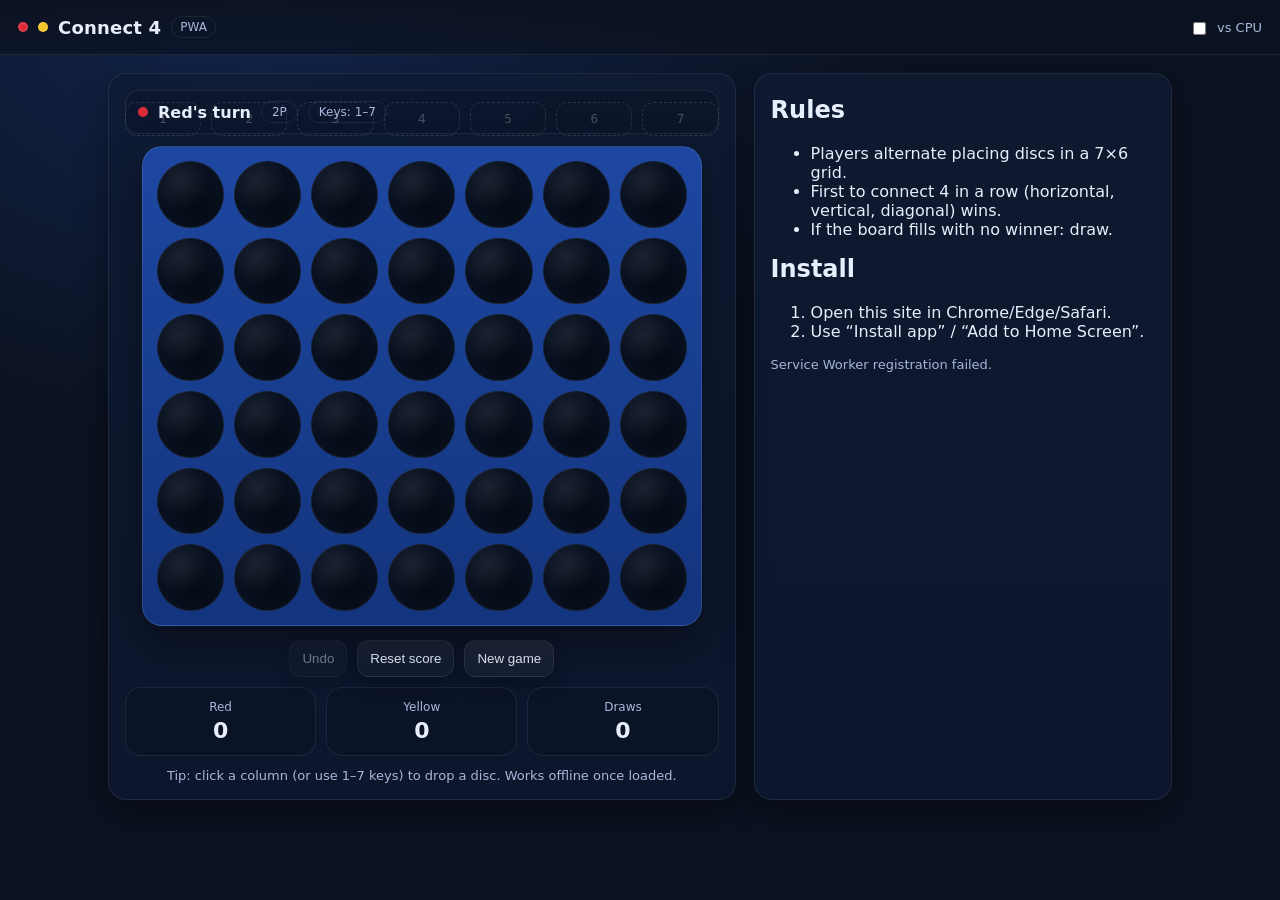
<file: docs/index.html>
<!doctype html>
<html lang="en">
<head>
  <meta charset="utf-8" />
  <meta name="viewport" content="width=device-width, initial-scale=1" />
  <meta name="theme-color" content="#0b1220" />
  <meta name="description" content="Connect 4 PWA (offline, installable)" />

  <link rel="manifest" href="./manifest.webmanifest" />
  <link rel="icon" href="./icons/icon-192.png" />
  <link rel="apple-touch-icon" href="./icons/icon-192.png" />

  <title>Connect 4 (PWA)</title>
  <link rel="stylesheet" href="./styles.css" />
</head>
<body>
  <header class="topbar">
    <div class="brand">
      <span class="dot red" aria-hidden="true"></span>
      <span class="dot yellow" aria-hidden="true"></span>
      <h1>Connect 4</h1>
      <span class="badge">PWA</span>
    </div>

    <div class="controls">
      <label class="toggle">
        <input id="vsCpu" type="checkbox" />
        <span>vs CPU</span>
      </label>
    </div>
  </header>

  <main class="layout">
    <section class="panel">
      <div class="status" id="status" role="status" aria-live="polite"></div>

      <div class="boardWrap">
        <div class="board" id="board" aria-label="Connect 4 board" role="grid"></div>
        <div class="colHints" id="colHints" aria-hidden="true"></div>
      </div>

      <div class="row">
        <button id="undo" class="btn btnSecondary" disabled>Undo</button>
        <button id="resetScore" class="btn btnSecondary">Reset score</button>
        <button id="newGame" class="btn">New game</button>
      </div>

      <div class="score">
        <div class="scoreCard">
          <div class="scoreTitle">Red</div>
          <div class="scoreValue" id="scoreRed">0</div>
        </div>
        <div class="scoreCard">
          <div class="scoreTitle">Yellow</div>
          <div class="scoreValue" id="scoreYellow">0</div>
        </div>
        <div class="scoreCard">
          <div class="scoreTitle">Draws</div>
          <div class="scoreValue" id="scoreDraw">0</div>
        </div>
      </div>

      <p class="hint">
        Tip: click a column (or use 1–7 keys) to drop a disc. Works offline once loaded.
      </p>
    </section>

    <section class="panel panelRight">
      <h2>Rules</h2>
      <ul>
        <li>Players alternate placing discs in a 7×6 grid.</li>
        <li>First to connect 4 in a row (horizontal, vertical, diagonal) wins.</li>
        <li>If the board fills with no winner: draw.</li>
      </ul>

      <h2>Install</h2>
      <ol>
        <li>Open this site in Chrome/Edge/Safari.</li>
        <li>Use “Install app” / “Add to Home Screen”.</li>
      </ol>

      <div class="small" id="pwaInfo"></div>
    </section>
  </main>

  <script type="module" src="./src/app.js"></script>
  <script>
  if ('serviceWorker' in navigator) {
    window.addEventListener('load', async () => {
      try {
        await navigator.serviceWorker.register('./sw.js');
        console.log('SW registered');
      } catch (e) {
        console.error('SW register failed', e);
      }
    });
  }
</script>
</body>
</html>
</file>
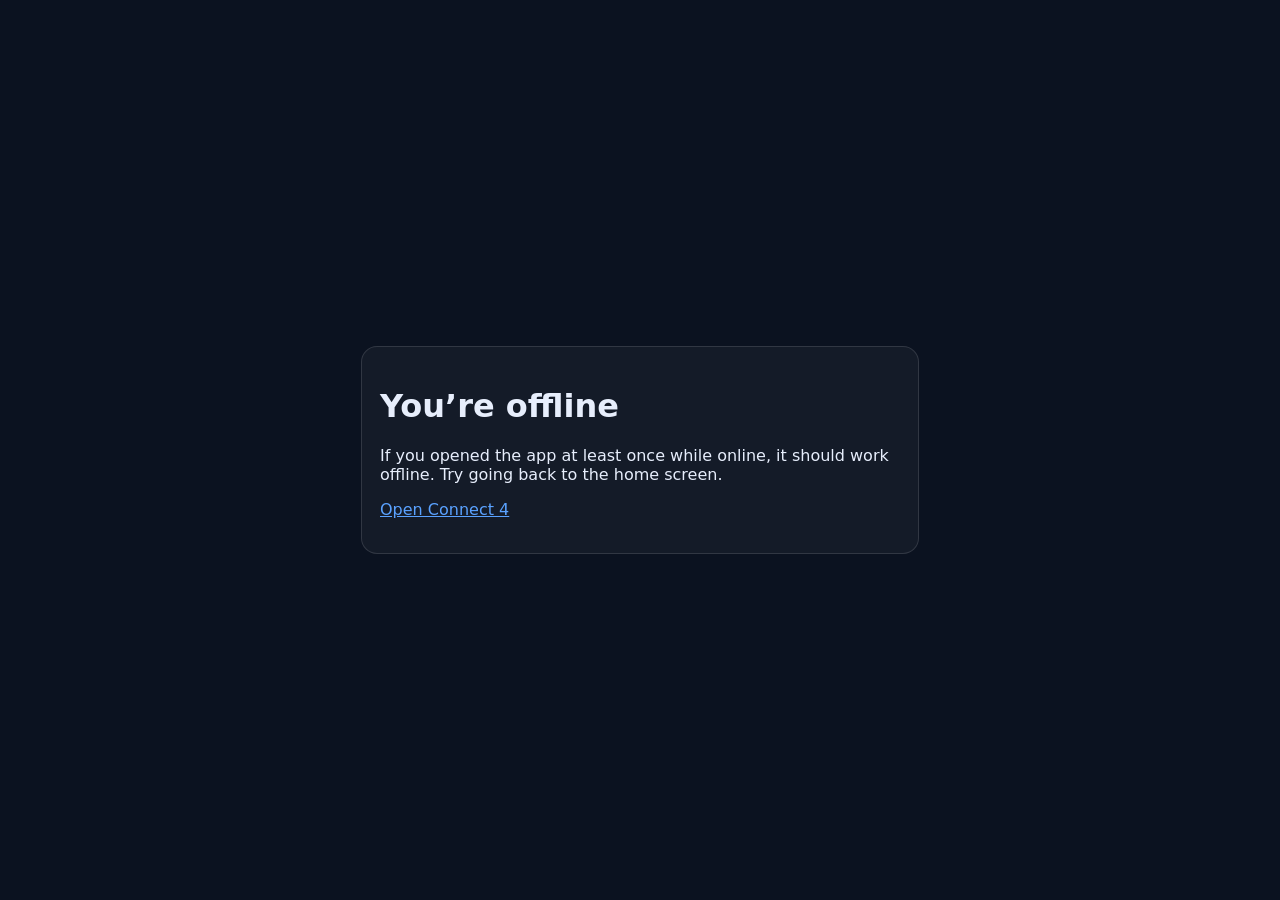
<file: docs/offline.html>
<!doctype html>
<html lang="en">
<head>
  <meta charset="utf-8" />
  <meta name="viewport" content="width=device-width, initial-scale=1" />
  <meta name="theme-color" content="#0b1220" />
  <title>Offline</title>
  <style>
    body{margin:0; font-family:system-ui,Segoe UI,Roboto,Arial; background:#0b1220; color:#e7eefc; display:grid; place-items:center; height:100vh;}
    .card{max-width:520px; padding:18px; border:1px solid rgba(255,255,255,.12); border-radius:16px; background:rgba(255,255,255,.04)}
    a{color:#5aa2ff}
  </style>
</head>
<body>
  <div class="card">
    <h1>You’re offline</h1>
    <p>If you opened the app at least once while online, it should work offline. Try going back to the home screen.</p>
    <p><a href="/index.html">Open Connect 4</a></p>
  </div>
</body>
</html>
</file>
<file: docs/styles.css>
:root{
  --bg:#0b1220;
  --panel:#0f1b33;
  --panel2:#0d1730;
  --text:#e7eefc;
  --muted:#a9b7da;
  --accent:#5aa2ff;
  --red:#de2b3a;
  --yellow:#f3c428;
  --board:#1f4aa8;
  --hole:#08101f;
  --border:rgba(255,255,255,.08);
  --shadow: 0 12px 30px rgba(0,0,0,.35);
}

*{ box-sizing:border-box; }
html,body{ height:100%; }
body{
  margin:0;
  font-family: ui-sans-serif, system-ui, -apple-system, Segoe UI, Roboto, Arial, "Noto Sans", "Apple Color Emoji", "Segoe UI Emoji";
  background: radial-gradient(1200px 800px at 20% 0%, #13254d 0%, var(--bg) 55%);
  color:var(--text);
}

.topbar{
  display:flex;
  align-items:center;
  justify-content:space-between;
  gap:16px;
  padding:16px 18px;
  position:sticky;
  top:0;
  background: linear-gradient(180deg, rgba(11,18,32,.92), rgba(11,18,32,.72));
  backdrop-filter: blur(10px);
  border-bottom:1px solid var(--border);
}

.brand{ display:flex; align-items:center; gap:10px; }
.brand h1{ font-size:18px; margin:0; letter-spacing:.2px; }
.dot{ width:10px; height:10px; border-radius:999px; display:inline-block; box-shadow: 0 0 0 2px rgba(255,255,255,.08) inset; }
.dot.red{ background: var(--red); }
.dot.yellow{ background: var(--yellow); }
.badge{ font-size:12px; color:var(--muted); border:1px solid var(--border); padding:3px 8px; border-radius:999px; }

.controls{ display:flex; align-items:center; gap:10px; flex-wrap:wrap; justify-content:flex-end; }
.toggle{ display:flex; align-items:center; gap:8px; font-size:13px; color:var(--muted); user-select:none; }
.toggle input{ transform: translateY(1px); }

.btn{
  border:1px solid var(--border);
  background: linear-gradient(180deg, rgba(255,255,255,.08), rgba(255,255,255,.03));
  color:var(--text);
  padding:10px 12px;
  border-radius:12px;
  cursor:pointer;
  box-shadow: 0 6px 18px rgba(0,0,0,.25);
}
.btn:hover{ border-color: rgba(90,162,255,.35); }
.btn:disabled{ opacity:.45; cursor:not-allowed; }
.btnSecondary{ background: linear-gradient(180deg, rgba(255,255,255,.06), rgba(255,255,255,.02)); }

.layout{
  max-width: 1100px;
  margin: 18px auto;
  padding: 0 18px 24px;
  display:grid;
  grid-template-columns: 1.2fr .8fr;
  gap: 18px;
}
@media (max-width: 900px){
  .layout{ grid-template-columns: 1fr; }
}

.panel{
  background: linear-gradient(180deg, rgba(15,27,51,.82), rgba(13,23,48,.82));
  border:1px solid var(--border);
  border-radius: 18px;
  box-shadow: var(--shadow);
  padding: 16px;
}
.panelRight h2{ margin-top: 6px; }

.status{
  padding: 10px 12px;
  border-radius: 14px;
  border:1px solid var(--border);
  background: rgba(0,0,0,.15);
  color: var(--text);
  min-height: 42px;
  display:flex;
  align-items:center;
  gap:10px;
  margin-bottom: 12px;
}
.status .pill{ font-size:12px; padding: 3px 10px; border-radius: 999px; border:1px solid var(--border); color: var(--muted); }
.status .turnDot{ width:10px; height:10px; border-radius:999px; }

.boardWrap{ position:relative; }
.colHints{
  position:absolute;
  top:-44px;
  left:0;
  right:0;
  display:grid;
  grid-template-columns: repeat(7, 1fr);
  gap: 10px;
  pointer-events:none;
}
.colHint{
  height: 34px;
  border-radius: 12px;
  border:1px dashed rgba(255,255,255,.12);
  display:flex;
  align-items:center;
  justify-content:center;
  color: rgba(255,255,255,.25);
  font-size:12px;
}

.board{
  width: min(560px, 100%);
  aspect-ratio: 7 / 6;
  margin: 0 auto;
  border-radius: 20px;
  padding: 14px;
  background: linear-gradient(180deg, rgba(31,74,168,.95), rgba(20,54,130,.95));
  border:1px solid rgba(255,255,255,.10);
  box-shadow: 0 16px 40px rgba(0,0,0,.38);

  display:grid;
  grid-template-columns: repeat(7, 1fr);
  grid-template-rows: repeat(6, 1fr);
  gap: 10px;
  position:relative;
  overflow:hidden;
}

.cell{
  border-radius: 999px;
  background: radial-gradient(circle at 35% 30%, rgba(255,255,255,.08), rgba(255,255,255,0) 45%),
              radial-gradient(circle at 60% 70%, rgba(0,0,0,.35), rgba(0,0,0,0) 55%),
              var(--hole);
  border:1px solid rgba(255,255,255,.06);
  position:relative;
}

.disc{
  position:absolute;
  inset: 6%;
  border-radius:999px;
  transform: translateY(-130%);
  animation: drop .22s ease-out forwards;
  box-shadow: 0 10px 18px rgba(0,0,0,.35);
}
.disc.red{ background: radial-gradient(circle at 35% 30%, rgba(255,255,255,.35), rgba(255,255,255,0) 45%), var(--red); }
.disc.yellow{ background: radial-gradient(circle at 35% 30%, rgba(255,255,255,.35), rgba(255,255,255,0) 45%), var(--yellow); }

@keyframes drop{
  to{ transform: translateY(0); }
}

.row{ display:flex; gap:10px; justify-content:center; margin: 14px 0 8px; flex-wrap:wrap; }

.score{ display:grid; grid-template-columns: repeat(3, 1fr); gap: 10px; margin-top: 10px; }
.scoreCard{ border:1px solid var(--border); background: rgba(0,0,0,.12); border-radius: 16px; padding: 12px; text-align:center; }
.scoreTitle{ color: var(--muted); font-size: 12px; margin-bottom: 4px; }
.scoreValue{ font-size: 22px; font-weight: 700; }

.hint{ color: var(--muted); font-size: 13px; margin: 12px 4px 0; text-align:center; }
.small{ color: var(--muted); font-size: 13px; }
.footer{ max-width:1100px; margin: 0 auto; padding: 0 18px 24px; color: rgba(255,255,255,.35); font-size: 12px; }

/* focus */
.btn:focus-visible, .cellBtn:focus-visible{ outline: 2px solid rgba(90,162,255,.65); outline-offset: 2px; }

/* make each cell clickable via an overlay button */
.cellBtn{
  position:absolute;
  inset:0;
  border:0;
  padding:0;
  background:transparent;
  cursor:pointer;
  border-radius:999px;
}
.cellBtn:disabled{ cursor:not-allowed; }
</file>
